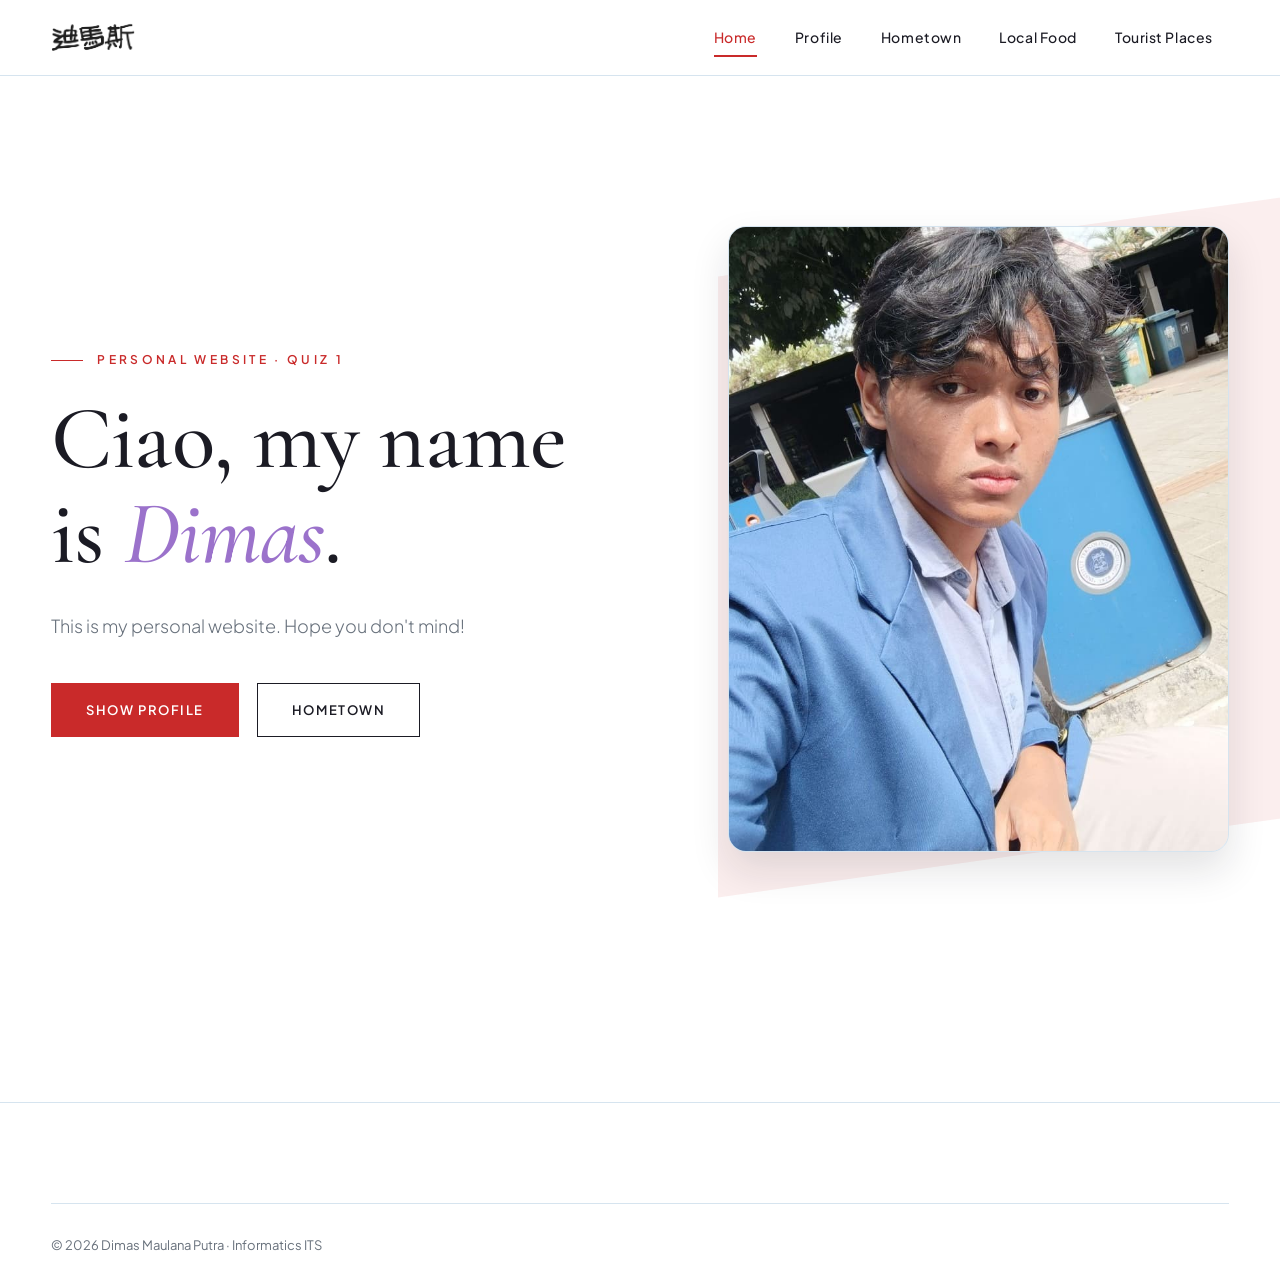
<file: index.html>
<!DOCTYPE html>
<html lang="en">
<head>
<meta charset="UTF-8">
<meta name="viewport" content="width=device-width, initial-scale=1.0">
<title>Personal Website - Dimas Maulana Putra</title>
<link href="https://fonts.googleapis.com/css2?family=Plus+Jakarta+Sans:wght@300;400;500;600&family=Cormorant+Garamond:ital,wght@0,500;1,500&display=swap" rel="stylesheet">
<link rel="stylesheet" href="css/style.css">
<link rel="stylesheet" href="css/custom.css">
</head>
<body data-base="" data-page="home">
<main class="page active">
<div class="hero"><div class="container hero-grid">
  <div class="reveal">
    <span class="eyebrow">Personal Website &middot; Quiz 1</span>
    <h1 class="editorial-title hero-title" style="margin-top:22px;">Ciao, my name is <em>Dimas</em>.</h1>
    <p class="lede hero-copy">This is my personal website. Hope you don't mind!</p>
    <div class="hero-actions">
      <a href="profile" class="btn btn-solid">Show Profile</a>
      <a href="hometown" class="btn">Hometown</a>
    </div>
  </div>
  <div class="hero-visual reveal"><div class="frame hero-img-main">
    <img src="images/profile.jpeg" alt="manusia santai" loading="eager">
  </div></div>
</div></section>
</main>
<script src="js/main.js"></script>
</body>
</html>
</file>
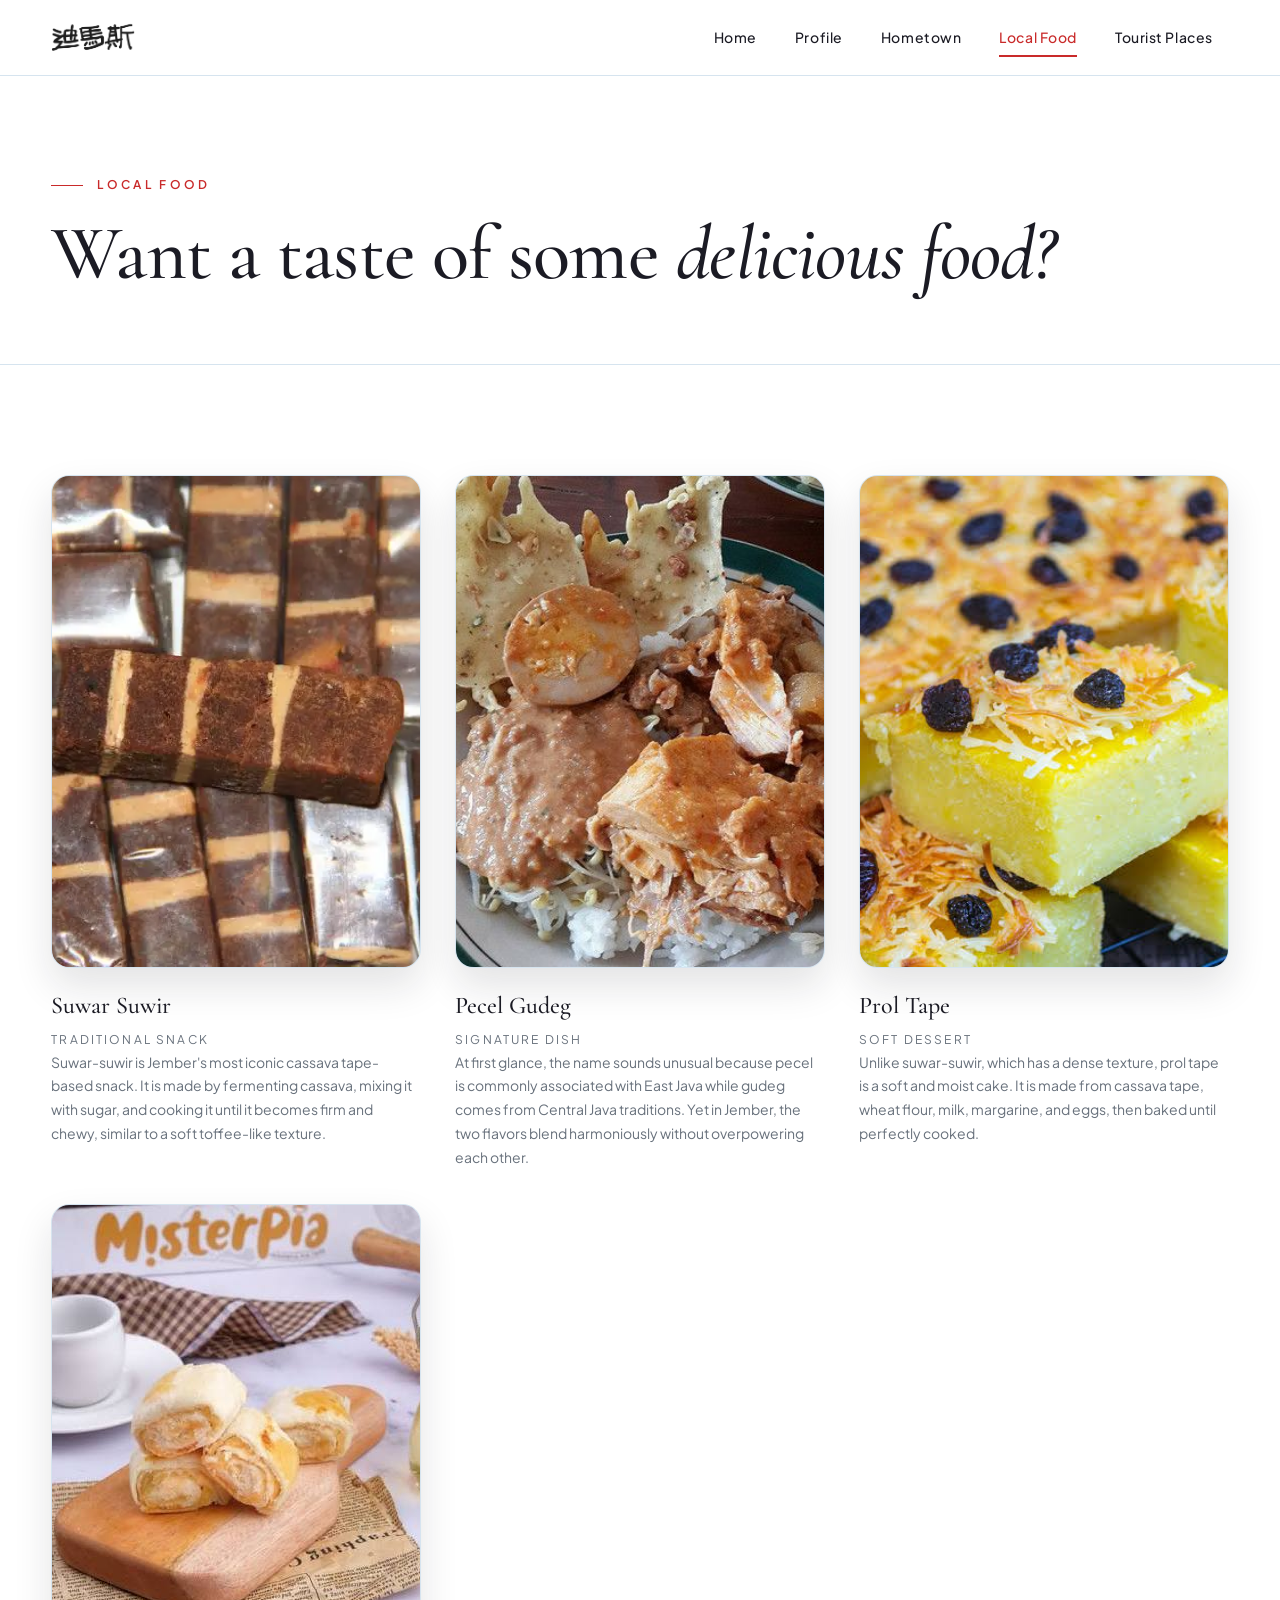
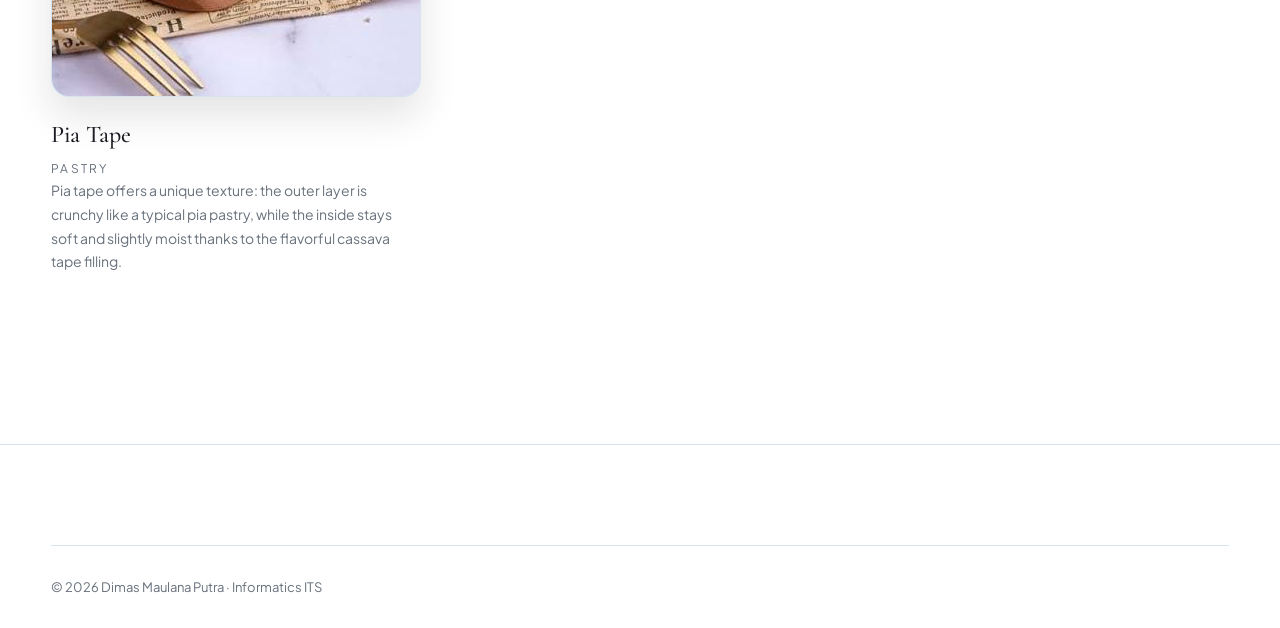
<file: food/index.html>
<!DOCTYPE html>
<html lang="en">
<head>
<meta charset="UTF-8">
<meta name="viewport" content="width=device-width, initial-scale=1.0">
<title>Local Food - Dimas Maulana Putra</title>
<link href="https://fonts.googleapis.com/css2?family=Plus+Jakarta+Sans:wght@300;400;500;600&family=Cormorant+Garamond:ital,wght@0,500;1,500&display=swap" rel="stylesheet">
<link rel="stylesheet" href="../css/style.css">
<link rel="stylesheet" href="../css/custom.css">
</head>
<body data-base="../" data-page="food">
<main class="page active">
  <div class="page-hero">
    <div class="container reveal">
      <span class="eyebrow">Local Food</span>
      <h1 class="editorial-title page-hero-title">Want a taste of some <span class="editorial-italic">delicious food?</span></h1>
    </div>
  </div>

  <section class="section">
    <div class="container">
      <div class="product-grid">
        <article class="product-card reveal">
          <div class="frame"><img src="../images/suwar.webp" alt="Suwar Suwir" loading="lazy"></div>
          <div class="product-info">
            <div>
              <h3 class="product-name">Suwar Suwir</h3>
              <p class="product-cat">Traditional Snack</p>
            </div>
          </div>
          <p style="color:var(--text-muted);font-size:14px">Suwar-suwir is Jember's most iconic cassava tape-based snack. It is made by fermenting cassava, mixing it with sugar, and cooking it until it becomes firm and chewy, similar to a soft toffee-like texture.</p>
        </article>

        <article class="product-card reveal">
          <div class="frame"><img src="../images/gudeg.jpg" alt="Pecel Gudeg" loading="lazy"></div>
          <div class="product-info">
            <div>
              <h3 class="product-name">Pecel Gudeg</h3>
              <p class="product-cat">Signature Dish</p>
            </div>
          </div>
          <p style="color:var(--text-muted);font-size:14px">At first glance, the name sounds unusual because pecel is commonly associated with East Java while gudeg comes from Central Java traditions. Yet in Jember, the two flavors blend harmoniously without overpowering each other.</p>
        </article>

        <article class="product-card reveal">
          <div class="frame"><img src="../images/prol.jpeg" alt="Prol Tape" loading="lazy"></div>
          <div class="product-info">
            <div>
              <h3 class="product-name">Prol Tape</h3>
              <p class="product-cat">Soft Dessert</p>
            </div>
          </div>
          <p style="color:var(--text-muted);font-size:14px">Unlike suwar-suwir, which has a dense texture, prol tape is a soft and moist cake. It is made from cassava tape, wheat flour, milk, margarine, and eggs, then baked until perfectly cooked.</p>
        </article>

        <article class="product-card reveal">
          <div class="frame"><img src="../images/pia.jpeg" alt="Pia Tape" loading="lazy"></div>
          <div class="product-info">
            <div>
              <h3 class="product-name">Pia Tape</h3>
              <p class="product-cat">Pastry</p>
            </div>
          </div>
          <p style="color:var(--text-muted);font-size:14px">Pia tape offers a unique texture: the outer layer is crunchy like a typical pia pastry, while the inside stays soft and slightly moist thanks to the flavorful cassava tape filling.</p>
        </article>
      </div>
    </div>
  </section>
</main>
<script src="../js/main.js"></script>
</body>
</html>
</file>
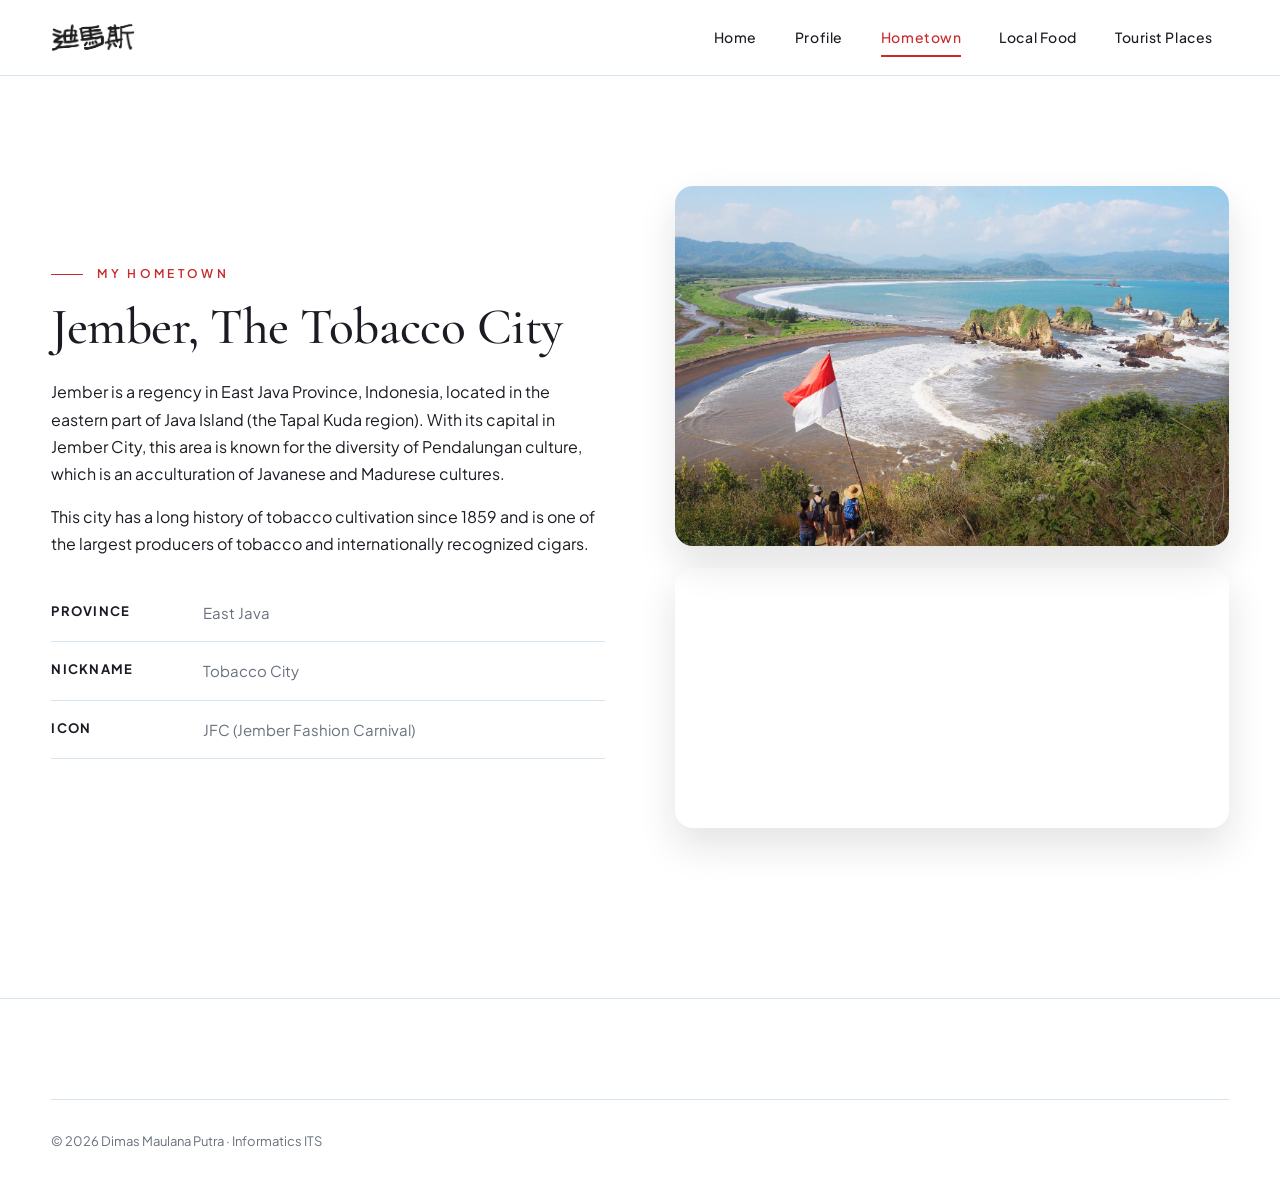
<file: hometown/index.html>
<!DOCTYPE html>
<html lang="en">
<head>
<meta charset="UTF-8">
<meta name="viewport" content="width=device-width, initial-scale=1.0">
<title>Hometown - Dimas Maulana Putra</title>
<link href="https://fonts.googleapis.com/css2?family=Plus+Jakarta+Sans:wght@300;400;500;600&family=Cormorant+Garamond:ital,wght@0,500;1,500&display=swap" rel="stylesheet">
<link rel="stylesheet" href="../css/style.css">
<link rel="stylesheet" href="../css/custom.css">
</head>
<body data-base="../" data-page="hometown">
<main class="page active">
  <section class="section">
    <div class="container split">
      <div class="split-content reveal">
        <span class="eyebrow">My Hometown</span>
        <h2 class="editorial-title">Jember, The Tobacco City</h2>
        <p>Jember is a regency in East Java Province, Indonesia, located in the eastern part of Java Island (the Tapal Kuda region). With its capital in Jember City, this area is known for the diversity of Pendalungan culture, which is an acculturation of Javanese and Madurese cultures.</p>
        <p>This city has a long history of tobacco cultivation since 1859 and is one of the largest producers of tobacco and internationally recognized cigars.</p>
        <ul class="info-list">
          <li><strong>Province</strong><span>East Java</span></li>
          <li><strong>Nickname</strong><span>Tobacco City</span></li>
          <li><strong>Icon</strong><span>JFC (Jember Fashion Carnival)</span></li>
        </ul>
      </div>

      <div class="visual-panel reveal">
        <img class="hometown-photo" src="../images/jember.jpg" alt="jember" loading="lazy">
        <iframe
          class="hometown-map"
          src="https://www.google.com/maps?q=Jember%20Indonesia&z=11&output=embed"
          loading="lazy"
          allowfullscreen
          referrerpolicy="no-referrer-when-downgrade"
          title="Map of Jember, Indonesia">
        </iframe>
      </div>
    </div>
  </section>
</main>
<script src="../js/main.js"></script>
</body>
</html>
</file>
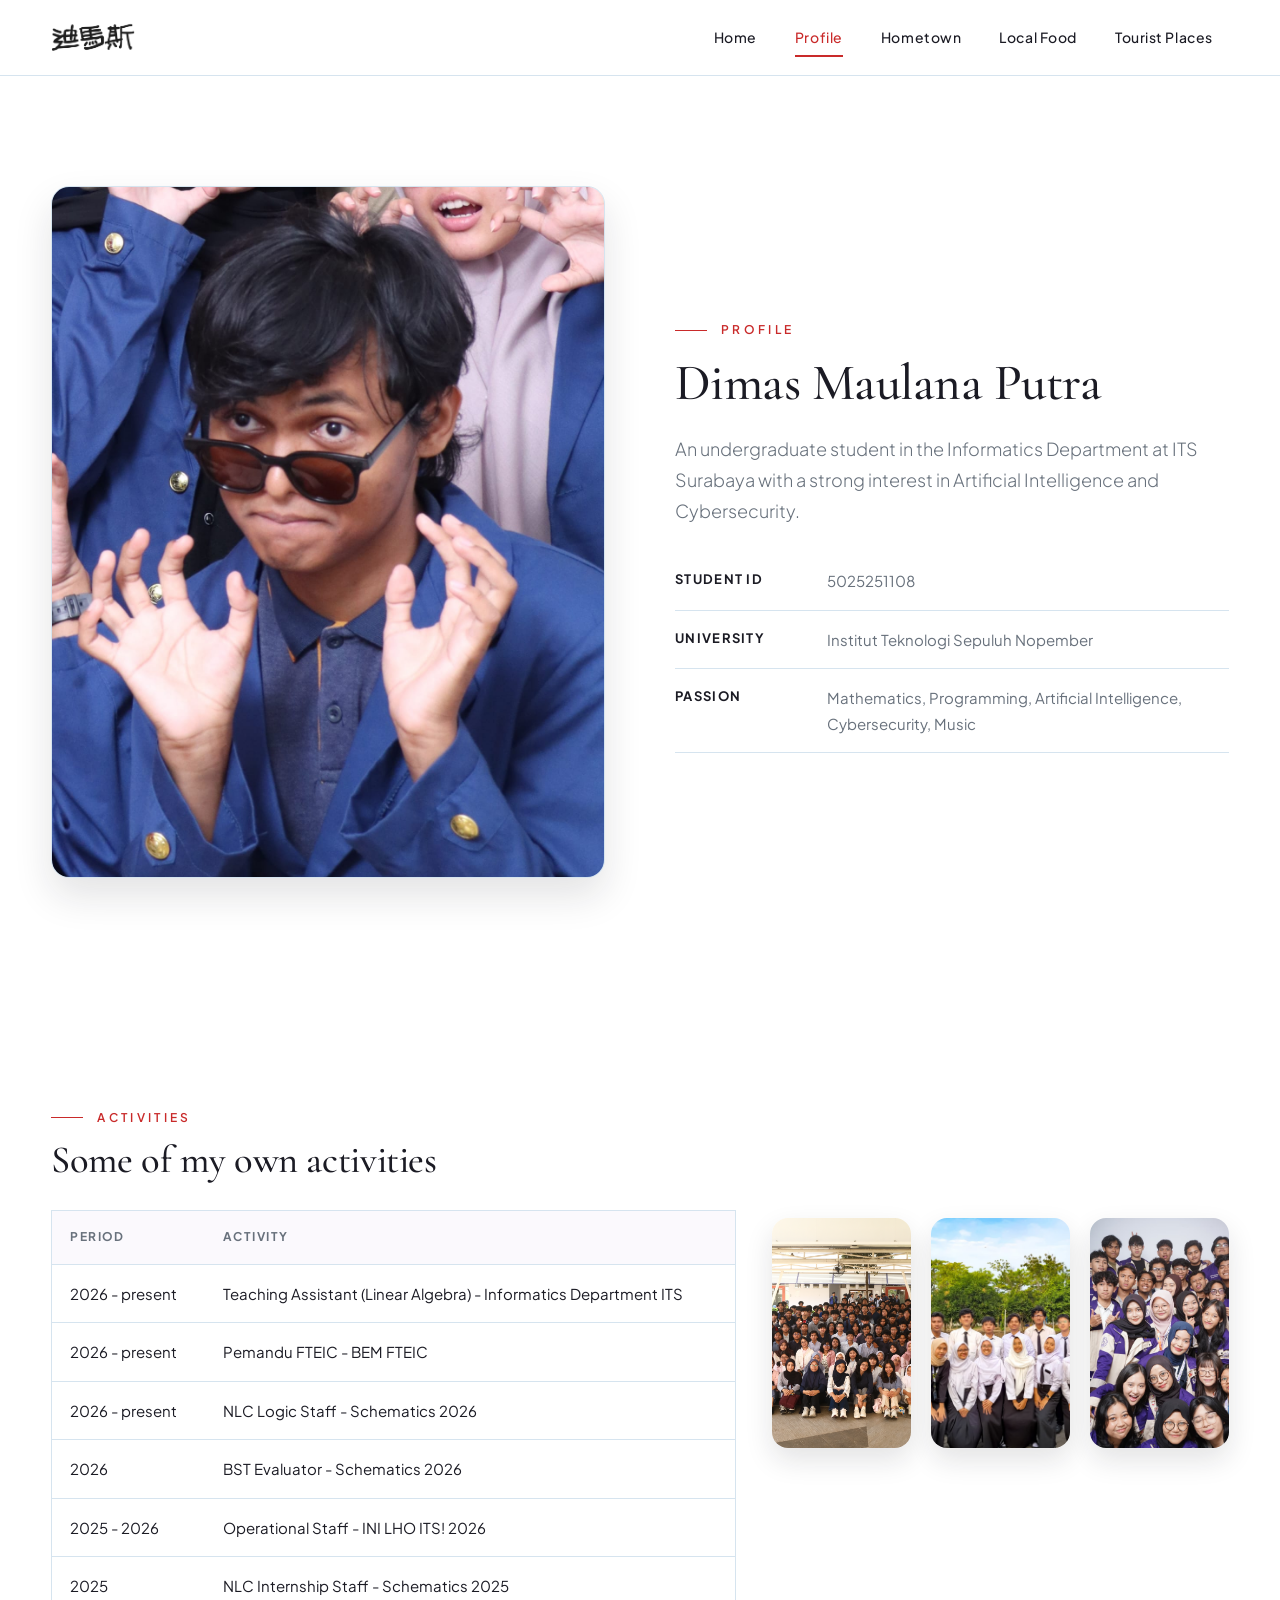
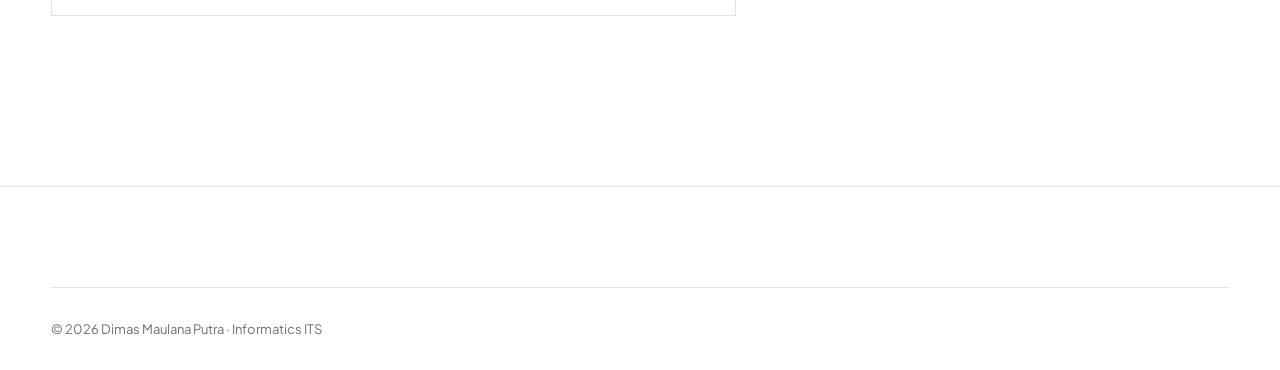
<file: profile/index.html>
<!DOCTYPE html>
<html lang="en">
<head>
<meta charset="UTF-8">
<meta name="viewport" content="width=device-width, initial-scale=1.0">
<title>Profile - Dimas Maulana Putra</title>
<link href="https://fonts.googleapis.com/css2?family=Plus+Jakarta+Sans:wght@300;400;500;600&family=Cormorant+Garamond:ital,wght@0,500;1,500&display=swap" rel="stylesheet">
<link rel="stylesheet" href="../css/style.css">
<link rel="stylesheet" href="../css/custom.css">
</head>
<body data-base="../" data-page="profile">
<main class="page active">
  <section class="section">
    <div class="container split">
      <div class="frame reveal">
        <img src="../images/profile2.jpeg" alt="Dimas Maulana Putra" loading="eager">
      </div>

      <div class="split-content reveal">
        <span class="eyebrow">Profile</span>
        <h2 class="editorial-title">Dimas Maulana Putra</h2>
        <p class="lede">An undergraduate student in the Informatics Department at ITS Surabaya with a strong interest in Artificial Intelligence and Cybersecurity.</p>
        <ul class="info-list">
          <li><strong>Student ID</strong><span>5025251108</span></li>
          <li><strong>University</strong><span>Institut Teknologi Sepuluh Nopember</span></li>
          <li><strong>Passion</strong><span>Mathematics, Programming, Artificial Intelligence, Cybersecurity, Music</span></li>
        </ul>
      </div>
    </div>
  </section>

  <section class="section">
    <div class="container">
      <div class="activity-header reveal">
        <span class="eyebrow">Activities</span>
        <h2 class="editorial-title">Some of my own activities</h2>
      </div>

      <div class="activity-grid">
        <div class="activity-table-wrap reveal">
          <table class="activity-table">
            <thead>
              <tr>
                <th>Period</th>
                <th>Activity</th>
              </tr>
            </thead>
            <tbody>
              <tr>
                <td>2026 - present</td>
                <td>Teaching Assistant (Linear Algebra) - Informatics Department ITS</td>
              </tr>
              <tr>
                <td>2026 - present</td>
                <td>Pemandu FTEIC - BEM FTEIC</td>
              </tr>
              <tr>
                <td>2026 - present</td>
                <td>NLC Logic Staff - Schematics 2026</td>
              </tr>
              <tr>
                <td>2026</td>
                <td>BST Evaluator - Schematics 2026</td>
              </tr>
              <tr>
                <td>2025 - 2026</td>
                <td>Operational Staff - INI LHO ITS! 2026</td>
              </tr>
              <tr>
                <td>2025</td>
                <td>NLC Internship Staff - Schematics 2025</td>
              </tr>
            </tbody>
          </table>
        </div>

        <div class="activity-gallery reveal">
          <img src="../images/nlc.JPG" alt="NLC activity" loading="lazy">
          <img src="../images/pemandu.jpeg" alt="FTEIC guide activity" loading="lazy">
          <img src="../images/ilits2.jpeg" alt="INI LHO ITS activity" loading="lazy">
        </div>
      </div>
    </div>
  </section>
</main>
<script src="../js/main.js"></script>
</body>
</html>
</file>
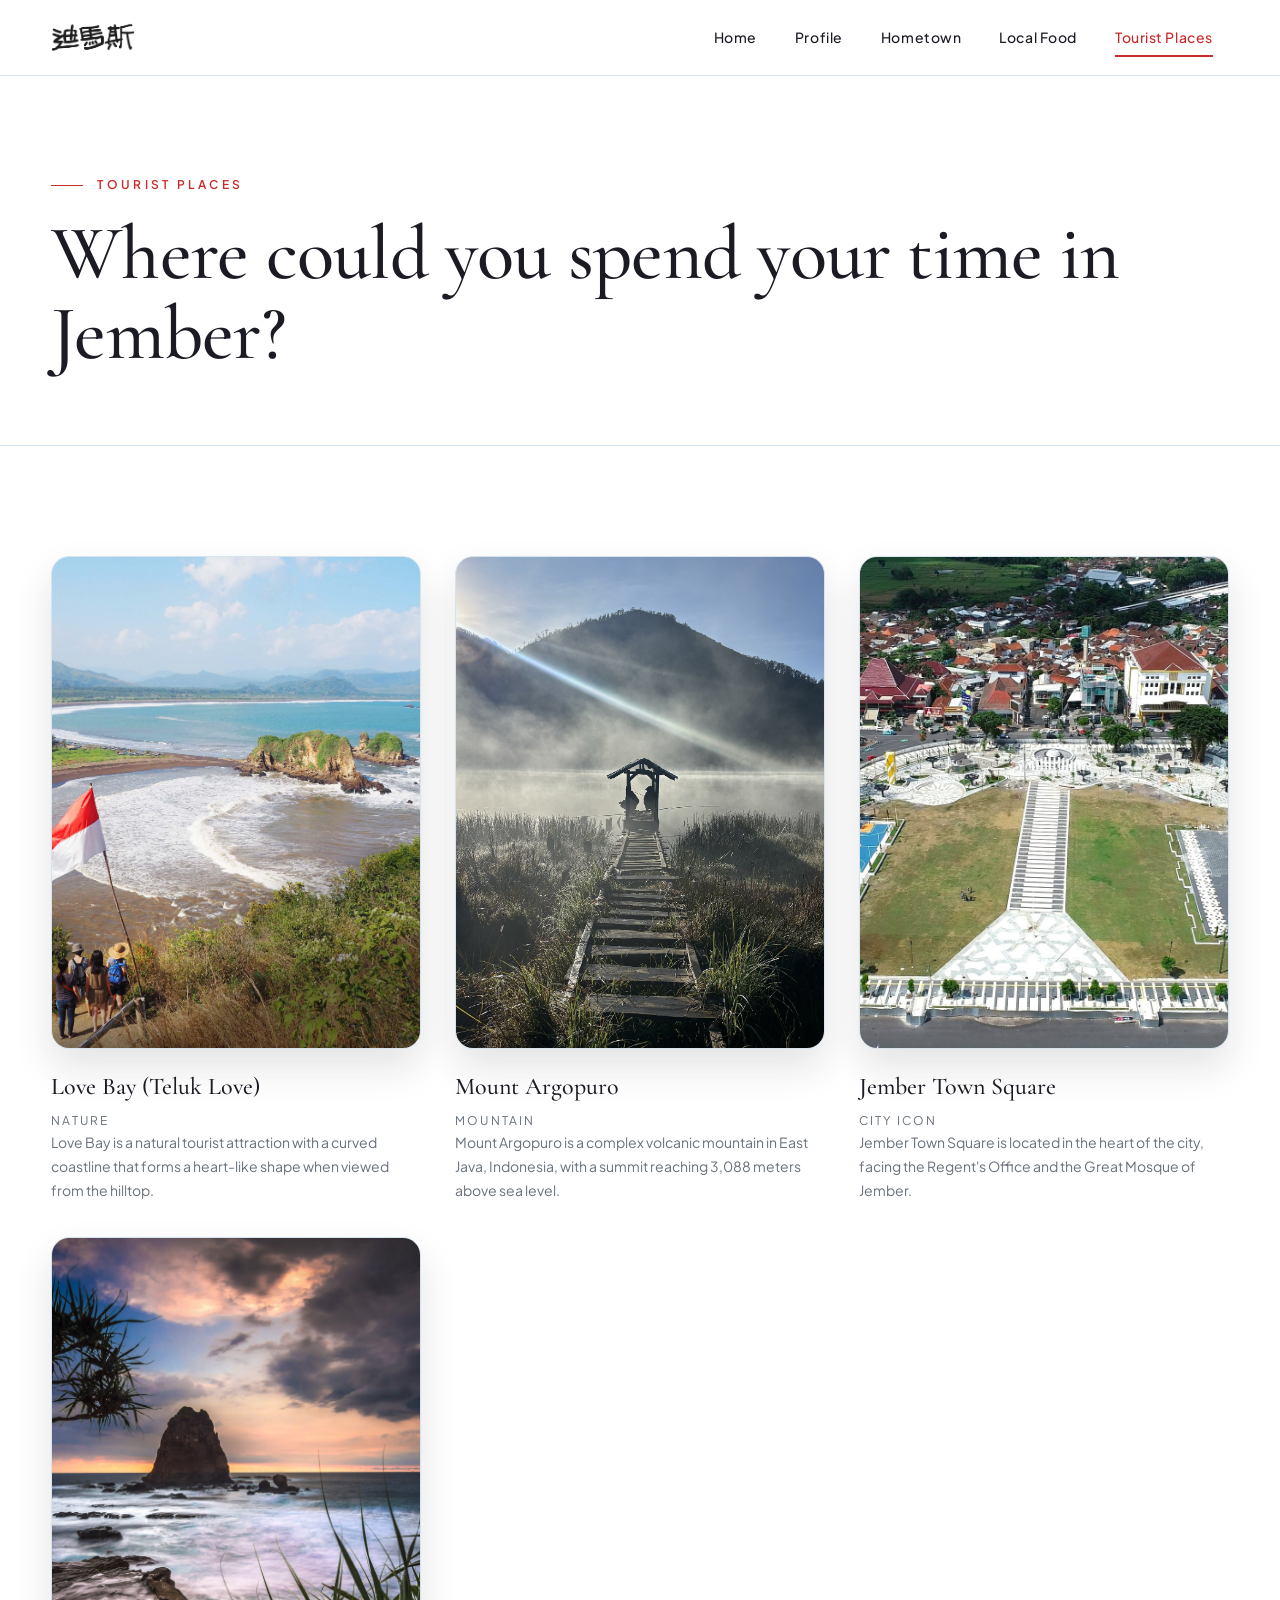
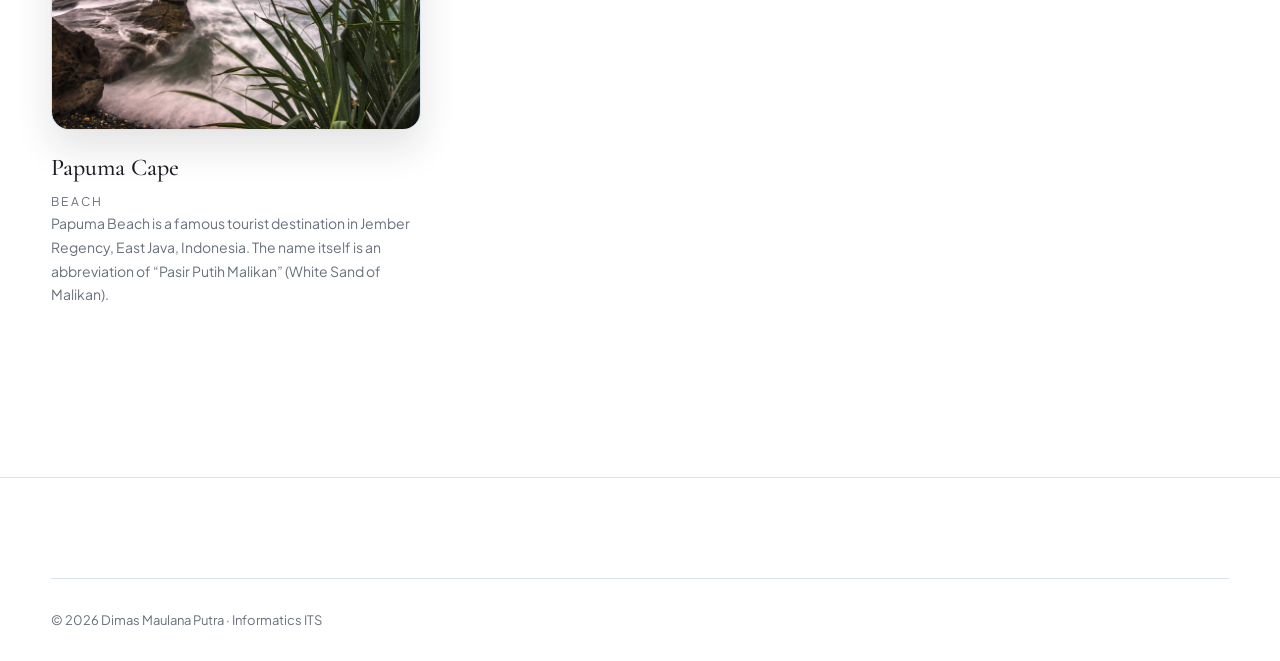
<file: tourist/index.html>
<!DOCTYPE html>
<html lang="en">
<head>
<meta charset="UTF-8">
<meta name="viewport" content="width=device-width, initial-scale=1.0">
<title>Tourist Places - Dimas Maulana Putra</title>
<link href="https://fonts.googleapis.com/css2?family=Plus+Jakarta+Sans:wght@300;400;500;600&family=Cormorant+Garamond:ital,wght@0,500;1,500&display=swap" rel="stylesheet">
<link rel="stylesheet" href="../css/style.css">
<link rel="stylesheet" href="../css/custom.css">
</head>
<body data-base="../" data-page="tourist">
<main class="page active">
  <div class="page-hero">
    <div class="container reveal">
      <span class="eyebrow">Tourist Places</span>
      <h1 class="editorial-title page-hero-title">Where could you spend your time in Jember?</h1>
    </div>
  </div>

  <section class="section">
    <div class="container">
      <div class="product-grid">
        <article class="product-card reveal">
          <div class="frame"><img src="../images/jember.jpg" alt="Love Bay" loading="lazy"></div>
          <div class="product-info">
            <div>
              <h3 class="product-name">Love Bay (Teluk Love)</h3>
              <p class="product-cat">Nature</p>
            </div>
          </div>
          <p style="color:var(--text-muted);font-size:14px">Love Bay is a natural tourist attraction with a curved coastline that forms a heart-like shape when viewed from the hilltop.</p>
        </article>

        <article class="product-card reveal">
          <div class="frame"><img src="../images/argo.jpg" alt="Mount Argopuro" loading="lazy"></div>
          <div class="product-info">
            <div>
              <h3 class="product-name">Mount Argopuro</h3>
              <p class="product-cat">Mountain</p>
            </div>
          </div>
          <p style="color:var(--text-muted);font-size:14px">Mount Argopuro is a complex volcanic mountain in East Java, Indonesia, with a summit reaching 3,088 meters above sea level.</p>
        </article>

        <article class="product-card reveal">
          <div class="frame"><img src="../images/alun.jpg" alt="Jember town square" loading="lazy"></div>
          <div class="product-info">
            <div>
              <h3 class="product-name">Jember Town Square</h3>
              <p class="product-cat">City Icon</p>
            </div>
          </div>
          <p style="color:var(--text-muted);font-size:14px">Jember Town Square is located in the heart of the city, facing the Regent's Office and the Great Mosque of Jember.</p>
        </article>

        <article class="product-card reveal">
          <div class="frame"><img src="../images/papuma.jpg" alt="Papuma Cape" loading="lazy"></div>
          <div class="product-info">
            <div>
              <h3 class="product-name">Papuma Cape</h3>
              <p class="product-cat">Beach</p>
            </div>
          </div>
          <p style="color:var(--text-muted);font-size:14px">Papuma Beach is a famous tourist destination in Jember Regency, East Java, Indonesia. The name itself is an abbreviation of “Pasir Putih Malikan” (White Sand of Malikan).</p>
        </article>
      </div>
    </div>
  </section>
</main>
<script src="../js/main.js"></script>
</body>
</html>
</file>
<file: css/style.css>
/*
  Lumen Eighty Template
  https://templatemo.com/tm-628-lumen-eighty
*/

/* ============ TOKENS ============ */
:root {
  --bg-pure-white: #FFFFFF;      /* Absolute crisp pure white base */
  --surface-diagonal: #E0F2FE;   /* Pale ice blue for 80-degree diagonal slices */
  --text-ink: #1B1B24;           /* Cool midnight ink, never pure black */
  --text-muted: #68717C;         /* Cool slate grey for captions and secondary text */
  --accent-crimson: #C92A2A;     /* Bold crimson for active tabs, buttons and links */
  --accent-violet: #9B72CB;      /* Soft violet for hovers and editorial accents */
  --hover-ice: #CDE8FC;          /* Deeper ice blue for interactive states */
  --border-delicate: #D6E4EF;
  --crimson-tint: rgba(201, 42, 42, 0.08);
  --violet-tint: rgba(155, 114, 203, 0.10);
  --ease-out-expo: cubic-bezier(0.16, 1, 0.3, 1);
  --ease-soft: cubic-bezier(0.4, 0.14, 0.3, 1);
  --font-ui: 'Plus Jakarta Sans', sans-serif;
  --font-editorial: 'Cormorant Garamond', serif;
  --header-h: 76px;
}

/* ============ RESET / BASE ============ */
*, *::before, *::after { margin: 0; padding: 0; box-sizing: border-box; }
html { scroll-behavior: smooth; }
body {
  background: var(--bg-pure-white);
  color: var(--text-ink);
  font-family: var(--font-ui);
  font-weight: 400;
  font-size: 16px;
  line-height: 1.7;
  -webkit-font-smoothing: antialiased;
  overflow-x: hidden;
}
img { display: block; max-width: 100%; }
a { color: var(--accent-crimson); text-decoration: none; transition: color 0.4s var(--ease-out-expo); }
a:hover { color: var(--accent-violet); }
button { font-family: var(--font-ui); cursor: pointer; }
:focus-visible { outline: 2px solid var(--accent-crimson); outline-offset: 3px; }

.container { width: min(1240px, 92%); margin: 0 auto; }

/* ============ TYPOGRAPHY ============ */
.editorial-title {
  font-family: var(--font-editorial);
  font-weight: 500;
  line-height: 1.05;
  letter-spacing: -0.01em;
}
.editorial-italic { font-family: var(--font-editorial); font-style: italic; font-weight: 500; }
.eyebrow {
  font-size: 12px;
  font-weight: 600;
  letter-spacing: 0.28em;
  text-transform: uppercase;
  color: var(--accent-crimson);
  display: inline-flex;
  align-items: center;
  gap: 14px;
}
.eyebrow::before { content: ''; width: 32px; height: 1px; background: var(--accent-crimson); }
.lede { font-size: 18px; font-weight: 300; color: var(--text-muted); max-width: 56ch; }

/* ============ HEADER ============ */
.site-header {
  position: sticky;
  top: 0;
  z-index: 200;
  background: var(--bg-pure-white);
  border-bottom: 1px solid var(--border-delicate);
  height: var(--header-h);
}
.header-inner {
  height: 100%;
  display: flex;
  align-items: center;
  justify-content: space-between;
  gap: 32px;
}
.brand {
  font-weight: 600;
  font-size: 18px;
  letter-spacing: 0.14em;
  color: var(--text-ink);
  white-space: nowrap;
}
.brand span { color: var(--accent-crimson); font-weight: 300; }
.brand:hover { color: var(--accent-crimson); }

.main-nav { display: flex; align-items: center; }
.nav-list { display: flex; list-style: none; gap: 6px; align-items: center; }
.nav-item { position: relative; }
.nav-link {
  display: inline-flex;
  align-items: center;
  gap: 7px;
  padding: 10px 16px;
  font-size: 14px;
  font-weight: 500;
  letter-spacing: 0.04em;
  color: var(--text-ink);
  background: transparent;
  border: none;
  transition: color 0.4s var(--ease-out-expo), background 0.4s var(--ease-out-expo);
}
.nav-link:hover { color: var(--accent-crimson); background: var(--hover-ice); }
.nav-link.is-active { color: var(--accent-crimson); }
.nav-link.is-active::after {
  content: '';
  position: absolute;
  left: 16px;
  right: 16px;
  bottom: 2px;
  height: 2px;
  background: var(--accent-crimson);
}
.caret {
  display: inline-block;
  width: 9px;
  height: 9px;
  border-right: 1.5px solid currentColor;
  border-bottom: 1.5px solid currentColor;
  transform: rotate(45deg) translateY(-2px);
  transition: transform 0.4s var(--ease-out-expo);
}
.has-drop:hover .caret, .has-drop:focus-within .caret { transform: rotate(225deg) translateY(-2px); }

/* ============ DROPDOWNS ============ */
.dropdown {
  position: absolute;
  top: calc(100% + 14px);
  left: 0;
  min-width: 250px;
  list-style: none;
  background: var(--bg-pure-white);
  border: 1px solid var(--border-delicate);
  box-shadow: 0 15px 30px rgba(27, 27, 36, 0.06);
  padding: 10px 0;
  opacity: 0;
  visibility: hidden;
  transform: translateY(-12px);
  transition: opacity 0.45s var(--ease-out-expo), transform 0.45s var(--ease-out-expo), visibility 0s linear 0.45s;
}
.dropdown::before {
  content: '';
  position: absolute;
  top: -15px;
  left: 0;
  right: 0;
  height: 15px;
}
.has-drop:hover .dropdown, .has-drop:focus-within .dropdown, .has-drop.drop-open .dropdown {
  opacity: 1;
  visibility: visible;
  transform: translateY(0);
  transition: opacity 0.45s var(--ease-out-expo), transform 0.45s var(--ease-out-expo), visibility 0s;
}
.dropdown a {
  display: block;
  padding: 11px 24px;
  font-size: 13.5px;
  font-weight: 500;
  letter-spacing: 0.03em;
  color: var(--text-ink);
  transition: background 0.35s var(--ease-out-expo), color 0.35s var(--ease-out-expo), padding-left 0.35s var(--ease-out-expo);
}
.dropdown a:hover { background: var(--hover-ice); color: var(--accent-crimson); padding-left: 30px; }
.dropdown .drop-label {
  padding: 8px 24px 10px;
  font-size: 10.5px;
  font-weight: 600;
  letter-spacing: 0.24em;
  text-transform: uppercase;
  color: var(--text-muted);
  border-bottom: 1px solid var(--border-delicate);
  margin-bottom: 6px;
}

.nav-cta {
  margin-left: 18px;
  padding: 11px 26px;
  font-size: 13px;
  font-weight: 600;
  letter-spacing: 0.1em;
  text-transform: uppercase;
  color: #FFFFFF;
  background: var(--accent-crimson);
  border: 1px solid var(--accent-crimson);
  transition: background 0.4s var(--ease-out-expo), color 0.4s var(--ease-out-expo);
}
.nav-cta:hover { background: var(--text-ink); border-color: var(--text-ink); color: #FFFFFF; }

/* ============ MOBILE NAV ============ */
.menu-toggle {
  display: none;
  flex-direction: column;
  justify-content: center;
  gap: 6px;
  width: 44px;
  height: 44px;
  background: transparent;
  border: 1px solid var(--border-delicate);
  padding: 0 10px;
}
.menu-toggle .bar { height: 1.5px; width: 100%; background: var(--text-ink); transition: transform 0.5s var(--ease-out-expo), opacity 0.3s; }
.menu-toggle.open .bar:nth-child(1) { transform: translateY(7.5px) rotate(45deg); }
.menu-toggle.open .bar:nth-child(2) { opacity: 0; }
.menu-toggle.open .bar:nth-child(3) { transform: translateY(-7.5px) rotate(-45deg); }

.mobile-nav {
  position: fixed;
  inset: var(--header-h) 0 0 0;
  z-index: 190;
  background: var(--bg-pure-white);
  overflow-y: auto;
  padding: 80px 8% 80px;
  transform: translateX(100%);
  visibility: hidden;
  transition: transform 0.6s var(--ease-out-expo), visibility 0s linear 0.6s;
}
.mobile-nav.open { transform: translateX(0); visibility: visible; transition: transform 0.6s var(--ease-out-expo), visibility 0s; }
.mobile-nav ul { list-style: none; }
.m-link {
  display: block;
  width: 100%;
  text-align: left;
  padding: 16px 0;
  font-family: var(--font-editorial);
  font-size: 30px;
  font-weight: 500;
  color: var(--text-ink);
  background: transparent;
  border: none;
  border-bottom: 1px solid var(--border-delicate);
}
.m-link.is-active { color: var(--accent-crimson); }
.m-sub {
  display: block;
  overflow: hidden;
  max-height: 0;
  opacity: 0;
  transform: translateY(-12px);
  padding: 0;
  border-bottom: 1px solid transparent;
  transition: max-height 0.6s var(--ease-out-expo), opacity 0.45s var(--ease-out-expo), transform 0.6s var(--ease-out-expo), padding 0.6s var(--ease-out-expo), border-color 0.45s var(--ease-out-expo);
}
.m-sub.open { max-height: 300px; opacity: 1; transform: translateY(0); padding: 6px 0 14px; border-bottom-color: var(--border-delicate); }
.m-sub a { display: block; padding: 10px 0 10px 20px; font-size: 14px; font-weight: 500; color: var(--text-muted); border-left: 1px solid var(--border-delicate); }
.m-sub a:hover { color: var(--accent-crimson); border-left-color: var(--accent-crimson); }
.m-drop-head { display: flex; align-items: stretch; border-bottom: 1px solid var(--border-delicate); }
.m-drop-head .m-link { border-bottom: none; flex: 0 1 auto; }
.m-sub-toggle {
  flex: 1;
  display: flex;
  align-items: center;
  justify-content: flex-end;
  min-width: 90px;
  padding: 0 12px 0 40px;
  background: transparent;
  border: none;
  transition: background 0.4s var(--ease-out-expo);
}
.m-sub-toggle:active { background: var(--hover-ice); }
.m-sub-toggle .caret { width: 12px; height: 12px; margin-right: 0; }

/* ============ SPA PAGES ============ */
.page { display: none; }
.page.active { display: block; animation: pageIn 0.6s var(--ease-out-expo) both; }
@keyframes pageIn {
  from { opacity: 0; transform: translateY(28px); }
  to { opacity: 1; transform: translateY(0); }
}
main { min-height: 70vh; }

/* ============ REVEAL ============ */
.reveal { opacity: 0; transform: translateY(34px); transition: opacity 0.9s var(--ease-out-expo), transform 0.9s var(--ease-out-expo); }
.reveal.visible { opacity: 1; transform: translateY(0); }
.reveal:nth-child(2) { transition-delay: 0.08s; }
.reveal:nth-child(3) { transition-delay: 0.16s; }
.reveal:nth-child(4) { transition-delay: 0.24s; }

/* ============ IMAGE FRAMES ============ */
.frame {
  border: 1px solid var(--border-delicate);
  overflow: hidden;
  background: var(--surface-diagonal);
}
.frame img {
  width: 100%;
  height: 100%;
  object-fit: cover;
  transition: transform 0.8s var(--ease-out-expo);
}
.frame:hover img { transform: scale(1.04); }

/* ============ DIAGONAL BANDS ============ */
.band { position: relative; }
.band::before {
  content: '';
  position: absolute;
  inset: 0;
  background: var(--surface-diagonal);
  transform: skewY(-8deg);
  z-index: -1;
}
.band-crimson::before { background: var(--crimson-tint); }
.band-violet::before { background: var(--violet-tint); }

/* ============ HERO ============ */
.hero { position: relative; padding: 110px 0 150px; overflow: visible; }
.hero-grid {
  display: grid;
  grid-template-columns: 1.05fr 0.95fr;
  gap: 60px;
  align-items: center;
}
.hero-title { font-size: clamp(52px, 7vw, 104px); }
.hero-title em { color: var(--accent-violet); }
.hero-copy { margin-top: 30px; }
.hero-actions { display: flex; gap: 18px; margin-top: 42px; flex-wrap: wrap; }
.btn {
  display: inline-block;
  padding: 15px 34px;
  font-size: 13px;
  font-weight: 600;
  letter-spacing: 0.12em;
  text-transform: uppercase;
  border: 1px solid var(--text-ink);
  color: var(--text-ink);
  background: transparent;
  transition: background 0.5s var(--ease-out-expo), color 0.5s var(--ease-out-expo), border-color 0.5s var(--ease-out-expo);
}
.btn:hover { background: var(--text-ink); color: #FFFFFF; }
.btn-solid { background: var(--accent-crimson); border-color: var(--accent-crimson); color: #FFFFFF; }
.btn-solid:hover { background: var(--text-ink); border-color: var(--text-ink); }

.hero-visual { position: relative; padding: 40px 0 40px 30px; }
.hero-visual::before {
  content: '';
  position: absolute;
  top: 6%;
  right: -14vw;
  width: 130%;
  height: 88%;
  background: var(--crimson-tint);
  transform: skewY(-8deg);
  z-index: -1;
}
.hero-img-main { aspect-ratio: 4 / 5; }
.hero-img-detail {
  position: absolute;
  width: 46%;
  aspect-ratio: 1;
  bottom: -30px;
  left: -30px;
  box-shadow: 0 24px 50px rgba(27, 27, 36, 0.10);
}
.hero-meta {
  position: absolute;
  top: 0;
  right: 0;
  font-size: 11px;
  font-weight: 600;
  letter-spacing: 0.26em;
  text-transform: uppercase;
  color: var(--text-muted);
  writing-mode: vertical-rl;
}

/* ============ SECTIONS ============ */
.section { padding: 110px 0; }
.section-head { display: flex; align-items: flex-end; justify-content: space-between; gap: 30px; margin-bottom: 60px; flex-wrap: wrap; }
.section-title { font-size: clamp(36px, 4.4vw, 58px); margin-top: 16px; }

/* Featured catalogue on diagonal band */
.band-featured { padding: 150px 0 140px; margin: 40px 0; }
.product-grid { display: grid; grid-template-columns: repeat(3, 1fr); gap: 34px; }
.product-card .frame { aspect-ratio: 3 / 4; }
.product-info { display: flex; justify-content: space-between; align-items: baseline; gap: 14px; padding-top: 18px; }
.product-name { font-family: var(--font-editorial); font-size: 24px; font-weight: 500; }
.product-cat { font-size: 12px; letter-spacing: 0.18em; text-transform: uppercase; color: var(--text-muted); margin-top: 3px; }
.product-price { font-size: 14px; font-weight: 600; color: var(--accent-crimson); white-space: nowrap; }
.product-card a.card-link { color: inherit; display: block; }

/* Philosophy quote band */
.band-quote { padding: 150px 0; margin: 60px 0 40px; text-align: center; }
.quote-mark { font-family: var(--font-editorial); font-size: 90px; line-height: 0.4; color: var(--accent-violet); display: block; margin-bottom: 30px; }
.big-quote { font-size: clamp(28px, 3.6vw, 46px); max-width: 22ch; margin: 0 auto; }
.quote-attr { margin-top: 34px; font-size: 12px; letter-spacing: 0.24em; text-transform: uppercase; color: var(--text-muted); }

/* Materials strip */
.materials-grid { display: grid; grid-template-columns: repeat(4, 1fr); gap: 0; border: 1px solid var(--border-delicate); }
.material-cell { padding: 44px 36px; border-right: 1px solid var(--border-delicate); transition: background 0.5s var(--ease-out-expo); }
.material-cell:last-child { border-right: none; }
.material-cell:hover { background: var(--hover-ice); }
.material-num { font-family: var(--font-editorial); font-style: italic; font-size: 20px; color: var(--accent-violet); }
.material-cell h3 { font-size: 16px; font-weight: 600; margin: 12px 0 8px; letter-spacing: 0.02em; }
.material-cell p { font-size: 14px; color: var(--text-muted); }

/* Split feature */
.split { display: grid; grid-template-columns: 1fr 1fr; gap: 70px; align-items: center; }
.split .frame { aspect-ratio: 4 / 5; }
.split-content h2 { font-size: clamp(34px, 4vw, 52px); margin: 16px 0 24px; }
.text-link { font-size: 13px; font-weight: 600; letter-spacing: 0.14em; text-transform: uppercase; display: inline-flex; align-items: center; gap: 10px; }
.text-link::after { content: '\2192'; transition: transform 0.4s var(--ease-out-expo); }
.text-link:hover::after { transform: translateX(6px); }

/* ============ CATALOGUE PAGE ============ */
.page-hero { padding: 90px 0 70px; border-bottom: 1px solid var(--border-delicate); }
.page-hero-title { font-size: clamp(44px, 6vw, 84px); margin-top: 18px; }
.catalogue-section { padding: 90px 0 30px; }
.catalogue-section:last-of-type { padding-bottom: 110px; }
.cat-head { display: flex; align-items: baseline; gap: 24px; margin-bottom: 44px; }
.cat-head h2 { font-size: clamp(30px, 3.4vw, 44px); }
.cat-count { font-family: var(--font-editorial); font-style: italic; font-size: 19px; color: var(--accent-violet); }
.band-slice { padding: 130px 0 120px; margin: 30px 0; }

/* ============ ATELIER PAGE ============ */
.atelier-block { padding: 100px 0; border-bottom: 1px solid var(--border-delicate); }
.atelier-block:last-of-type { border-bottom: none; }
.provenance-list { list-style: none; margin-top: 30px; }
.provenance-list li { display: flex; gap: 22px; padding: 20px 0; border-bottom: 1px solid var(--border-delicate); font-size: 15px; }
.provenance-list li strong { min-width: 150px; font-weight: 600; font-size: 13px; letter-spacing: 0.1em; text-transform: uppercase; padding-top: 2px; }
.provenance-list li span { color: var(--text-muted); }
.awards-grid { display: grid; grid-template-columns: repeat(2, 1fr); gap: 34px; margin-top: 50px; }
.award-cell { border: 1px solid var(--border-delicate); padding: 40px 36px; transition: background 0.5s var(--ease-out-expo); }
.award-cell:hover { background: var(--hover-ice); }
.award-year { font-family: var(--font-editorial); font-style: italic; font-size: 22px; color: var(--accent-violet); }
.award-cell h3 { font-size: 17px; font-weight: 600; margin: 10px 0 6px; }
.award-cell p { font-size: 14px; color: var(--text-muted); }

/* ============ INQUIRE PAGE ============ */
.inquire-grid { display: grid; grid-template-columns: 0.9fr 1.1fr; gap: 80px; padding: 100px 0 120px; }
.inquire-details { font-size: 15px; color: var(--text-muted); }
.inquire-details h3 { font-size: 13px; font-weight: 600; letter-spacing: 0.18em; text-transform: uppercase; color: var(--text-ink); margin: 34px 0 8px; }
.inquire-details h3:first-of-type { margin-top: 40px; }
.form-row { display: grid; grid-template-columns: 1fr 1fr; gap: 24px; }
.field { margin-bottom: 26px; }
.field label { display: block; font-size: 12px; font-weight: 600; letter-spacing: 0.16em; text-transform: uppercase; margin-bottom: 10px; }
.field input, .field select, .field textarea {
  width: 100%;
  padding: 15px 18px;
  font-family: var(--font-ui);
  font-size: 15px;
  color: var(--text-ink);
  background: var(--bg-pure-white);
  border: 1px solid var(--border-delicate);
  border-radius: 0;
  transition: border-color 0.4s var(--ease-out-expo), background 0.4s var(--ease-out-expo);
  appearance: none;
}
.field textarea { min-height: 150px; resize: vertical; }
.field input:focus, .field select:focus, .field textarea:focus { outline: none; border-color: var(--accent-crimson); background: #FBFDFF; }
.form-note { display: none; margin-top: 24px; padding: 18px 22px; border: 1px solid var(--accent-crimson); color: var(--accent-crimson); font-size: 14px; font-weight: 500; }
.form-note.show { display: block; }

/* ============ FOOTER ============ */
.site-footer { border-top: 1px solid var(--border-delicate); padding: 70px 0 40px; }
.footer-grid { display: grid; grid-template-columns: 1.4fr 1fr 1fr 1fr; gap: 44px; }
.footer-brand p { font-size: 14px; color: var(--text-muted); max-width: 34ch; margin-top: 16px; }
.footer-col h4 { font-size: 12px; font-weight: 600; letter-spacing: 0.2em; text-transform: uppercase; margin-bottom: 18px; }
.footer-col ul { list-style: none; }
.footer-col a { display: inline-block; padding: 5px 0; font-size: 14px; color: var(--text-muted); }
.footer-col a:hover { color: var(--accent-crimson); }
.footer-base { display: flex; justify-content: space-between; gap: 20px; flex-wrap: wrap; margin-top: 60px; padding-top: 28px; border-top: 1px solid var(--border-delicate); font-size: 13px; color: var(--text-muted); }

/* ============ MOTION SAFETY ============ */
@media (prefers-reduced-motion: reduce) {
  *, *::before, *::after { animation-duration: 0.01ms !important; transition-duration: 0.01ms !important; }
  html { scroll-behavior: auto; }
  .reveal { opacity: 1; transform: none; }
}

/* ============ RESPONSIVE ============ */
@media (max-width: 1080px) {
  .product-grid { grid-template-columns: repeat(2, 1fr); }
  .materials-grid { grid-template-columns: repeat(2, 1fr); }
  .material-cell:nth-child(2n) { border-right: none; }
  .material-cell:nth-child(-n+2) { border-bottom: 1px solid var(--border-delicate); }
}
@media (max-width: 920px) {
  .main-nav { display: none; }
  .menu-toggle { display: flex; }
  .hero { padding: 70px 0 110px; }
  .hero-grid { grid-template-columns: 1fr; gap: 80px; }
  .split, .inquire-grid { grid-template-columns: 1fr; gap: 50px; }
  .awards-grid { grid-template-columns: 1fr; }
  .footer-grid { grid-template-columns: 1fr 1fr; }
}
@media (max-width: 620px) {
  .product-grid { grid-template-columns: 1fr; }
  .materials-grid { grid-template-columns: 1fr; }
  .material-cell { border-right: none; border-bottom: 1px solid var(--border-delicate); }
  .material-cell:last-child { border-bottom: none; }
  .form-row { grid-template-columns: 1fr; gap: 0; }
  .footer-grid { grid-template-columns: 1fr; }
  .hero-img-detail { left: 0; }
  .band-featured, .band-quote, .band-slice { padding: 100px 0 90px; }
}
</file>
<file: css/custom.css>
/* Tambahan kecil di atas template Lumen Eighty */
.ph { display:grid; place-items:center; font-size:76px; background:linear-gradient(135deg,var(--surface-diagonal),var(--violet-tint)); }
.split .ph, .hero-img-main.ph { aspect-ratio:4/5; }
.brand {
  display: inline-flex;
  align-items: center;
  justify-content: center;
  height: 48px;
}

.brand-logo {
  display: block;
  height: 42px;
  width: auto;
  max-width: 180px;
  object-fit: contain;
}
.info-list { list-style:none; margin-top:26px; }
.info-list li { display:flex; gap:22px; padding:16px 0; border-bottom:1px solid var(--border-delicate); font-size:15px; }
.info-list strong { min-width:130px; font-size:13px; letter-spacing:.1em; text-transform:uppercase; }
.info-list span { color:var(--text-muted); }
.section p + p { margin-top:16px; }

.frame {
  overflow: hidden;
  border-radius: 18px;
  box-shadow: 0 18px 38px rgba(27, 27, 36, 0.12);
}

.frame img {
  width: 100%;
  height: 100%;
  min-height: 420px;
  object-fit: cover;
  display: block;
}

.activity-header {
  margin-bottom: 30px;
}

.activity-header h2 {
  margin-top: 12px;
  font-size: clamp(30px, 3vw, 44px);
}

.activity-grid {
  display: grid;
  grid-template-columns: 1.2fr 0.8fr;
  gap: 36px;
  align-items: start;
}

.activity-table-wrap {
  overflow-x: auto;
  border: 1px solid var(--border-delicate);
  background: #fff;
}

.activity-table {
  width: 100%;
  border-collapse: collapse;
  font-size: 15px;
}

.activity-table th,
.activity-table td {
  padding: 16px 18px;
  text-align: left;
  border-bottom: 1px solid var(--border-delicate);
  vertical-align: top;
}

.activity-table th {
  font-size: 12px;
  letter-spacing: 0.12em;
  text-transform: uppercase;
  color: var(--text-muted);
  background: rgba(155, 114, 203, 0.04);
}

.activity-table tbody tr:last-child td {
  border-bottom: none;
}

.activity-gallery {
  display: grid;
  grid-template-columns: repeat(3, minmax(0, 1fr));
  gap: 20px;
  justify-items: center;
  margin-top: 8px;
}

.activity-gallery img {
  width: 100%;
  height: 230px;
  object-fit: cover;
  border-radius: 16px;
  box-shadow: 0 12px 28px rgba(27, 27, 36, 0.12);
  transition: transform 0.35s ease, box-shadow 0.35s ease;
}

.activity-gallery img:hover {
  transform: translateY(-4px);
  box-shadow: 0 20px 36px rgba(27, 27, 36, 0.16);
}

.visual-panel {
  display: grid;
  gap: 22px;
}

.hometown-photo {
  width: 100%;
  height: 360px;
  object-fit: cover;
  border-radius: 18px;
  box-shadow: 0 18px 38px rgba(27, 27, 36, 0.12);
}

.hometown-map {
  width: 100%;
  min-height: 260px;
  border: 0;
  border-radius: 18px;
  box-shadow: 0 18px 38px rgba(27, 27, 36, 0.12);
}

.footer-base { display:flex; justify-content:space-between; flex-wrap:wrap; gap:20px; padding:30px 0; font-size:13px; color:var(--text-muted); border-top:1px solid var(--border-delicate); }
.site-footer { padding:40px 0 0; margin-top:60px; }

@media (max-width: 860px) {
  .activity-grid {
    grid-template-columns: 1fr;
  }

  .activity-gallery {
    grid-template-columns: 1fr;
  }

  .activity-gallery img {
    height: 260px;
  }
}
</file>
